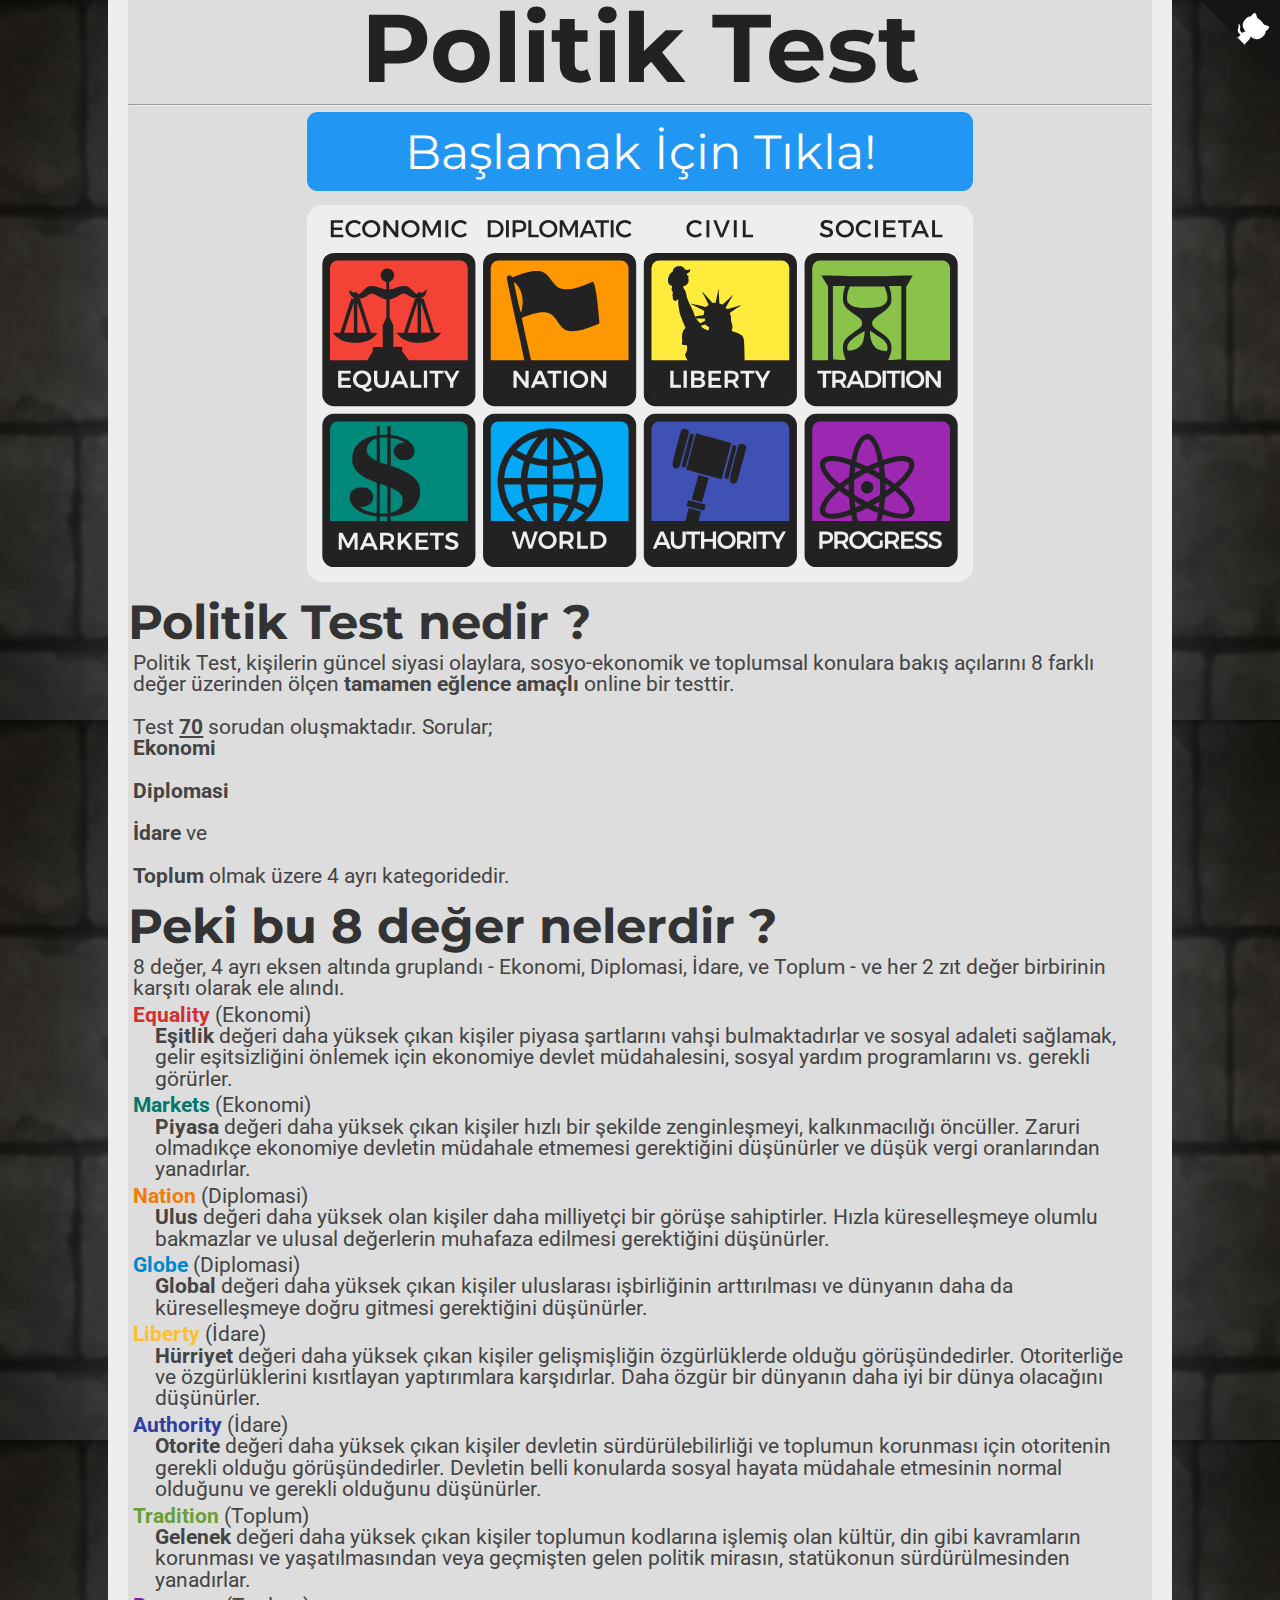
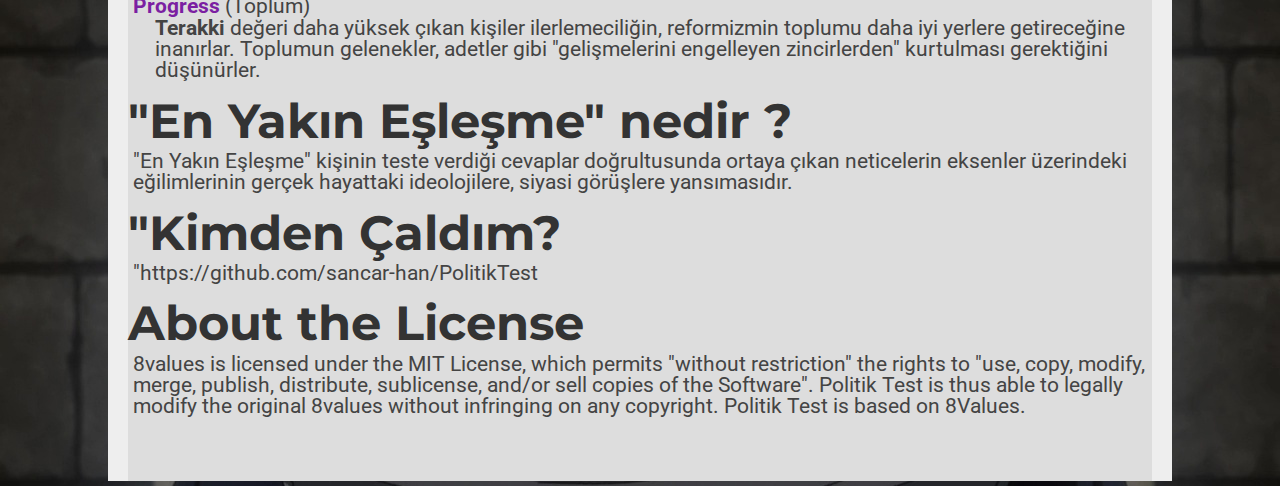
<file: index.html>
<head>
<link href="https://fonts.googleapis.com/css?family=Montserrat:300,400,700|Roboto:400,700" rel="stylesheet">
<link href='style.css' rel='stylesheet' type='text/css'>
<title>politiktest</title>
<link rel="icon" type="x-icon" href="politics.png">
<link rel="shortcut icon" type="x-icon" href="politics.png">
<meta charset="utf-8">
<script async src="//pagead2.googlesyndication.com/pagead/js/adsbygoogle.js"></script>
<script>
  (adsbygoogle = window.adsbygoogle || []).push({
    google_ad_client: "ca-pub-6511426299019766",
    enable_page_level_ads: true
  });
</script>
</head>
<body>
<a href="https://github.com/sancar-han/PolitikTest" class="github-corner" aria-label="View source on Github"><svg width="80" height="80" viewBox="0 0 250 250" style="fill:#151513; color:#fff; position: absolute; top: 0; border: 0; right: 0;" aria-hidden="true"><path d="M0,0 L115,115 L130,115 L142,142 L250,250 L250,0 Z"></path><path d="M128.3,109.0 C113.8,99.7 119.0,89.6 119.0,89.6 C122.0,82.7 120.5,78.6 120.5,78.6 C119.2,72.0 123.4,76.3 123.4,76.3 C127.3,80.9 125.5,87.3 125.5,87.3 C122.9,97.6 130.6,101.9 134.4,103.2" fill="currentColor" style="transform-origin: 130px 106px;" class="octo-arm"></path><path d="M115.0,115.0 C114.9,115.1 118.7,116.5 119.8,115.4 L133.7,101.6 C136.9,99.2 139.9,98.4 142.2,98.6 C133.8,88.0 127.5,74.4 143.8,58.0 C148.5,53.4 154.0,51.2 159.7,51.0 C160.3,49.4 163.2,43.6 171.4,40.1 C171.4,40.1 176.1,42.5 178.8,56.2 C183.1,58.6 187.2,61.8 190.9,65.4 C194.5,69.0 197.7,73.2 200.1,77.6 C213.8,80.2 216.3,84.9 216.3,84.9 C212.7,93.1 206.9,96.0 205.4,96.6 C205.1,102.4 203.0,107.8 198.3,112.5 C181.9,128.9 168.3,122.5 157.7,114.1 C157.9,116.9 156.7,120.9 152.7,124.9 L141.0,136.5 C139.8,137.7 141.6,141.9 141.8,141.8 Z" fill="currentColor" class="octo-body"></path></svg></a><style>.github-corner:hover .octo-arm{animation:octocat-wave 560ms ease-in-out}@keyframes octocat-wave{0%,100%{transform:rotate(0)}20%,60%{transform:rotate(-25deg)}40%,80%{transform:rotate(10deg)}}@media (max-width:500px){.github-corner:hover .octo-arm{animation:none}.github-corner .octo-arm{animation:octocat-wave 560ms ease-in-out}}</style>
<h1>Politik Test</h1>
<hr>
<button class="button" onclick="location.href='instructions.html';" style="font-size:36pt;">Başlamak İçin Tıkla!</button>
<img src="values.svg" class="center"></img>

<h2>Politik Test nedir ?</h2>
    <p>Politik Test, kişilerin güncel siyasi olaylara, sosyo-ekonomik ve toplumsal konulara bakış açılarını 8 farklı değer üzerinden ölçen <b>tamamen eğlence amaçlı</b> online bir testtir.<br /><br />
    Test <b><u><span id="numOfQuestions"></span></u></b> sorudan oluşmaktadır. Sorular;<br><b>Ekonomi</b></br><br><b>Diplomasi</b></br><br><b>İdare</b> ve</br><br><b>Toplum</b> olmak üzere 4 ayrı kategoridedir.</br></p>

<h2>Peki bu 8 değer nelerdir ?</h2>
    <p> 8 değer, 4 ayrı eksen altında gruplandı - Ekonomi, Diplomasi, İdare, ve Toplum - ve her 2 zıt değer birbirinin karşıtı olarak ele alındı.</p>
    <p class="value-description"><b style="color:#d32f2f;">Equality</b> (Ekonomi)<br/>
       <b>Eşitlik</b> değeri daha yüksek çıkan kişiler piyasa şartlarını vahşi bulmaktadırlar ve sosyal adaleti sağlamak, gelir eşitsizliğini önlemek için ekonomiye devlet müdahalesini, sosyal yardım programlarını vs. gerekli görürler.</p>
    <p class="value-description"><b style="color:#00796b;">Markets</b> (Ekonomi)<br/>
       <b>Piyasa</b> değeri daha yüksek çıkan kişiler hızlı bir şekilde zenginleşmeyi, kalkınmacılığı öncüller. Zaruri olmadıkçe ekonomiye devletin müdahale etmemesi gerektiğini düşünürler ve düşük vergi oranlarından yanadırlar. </p>
    <p class="value-description"><b style="color:#f57c00;">Nation</b> (Diplomasi)<br/>
       <b>Ulus</b> değeri daha yüksek olan kişiler daha milliyetçi bir görüşe sahiptirler. Hızla küreselleşmeye olumlu bakmazlar ve ulusal değerlerin muhafaza edilmesi gerektiğini düşünürler.</p>
    <p class="value-description"><b style="color:#0288d1;">Globe</b> (Diplomasi)<br/>
       <b>Global</b> değeri daha yüksek çıkan kişiler uluslarası işbirliğinin arttırılması ve dünyanın daha da küreselleşmeye doğru gitmesi gerektiğini düşünürler.</p>
    <p class="value-description"><b style="color:#fbc02d;">Liberty</b> (İdare)<br/>
       <b>Hürriyet</b> değeri daha yüksek çıkan kişiler gelişmişliğin özgürlüklerde olduğu görüşündedirler. Otoriterliğe ve özgürlüklerini kısıtlayan yaptırımlara karşıdırlar. Daha özgür bir dünyanın daha iyi bir dünya olacağını düşünürler.</p>
    <p class="value-description"><b style="color:#303f9f;">Authority</b> (İdare)<br/>
       <b>Otorite</b> değeri daha yüksek çıkan kişiler devletin sürdürülebilirliği ve toplumun korunması için otoritenin gerekli olduğu görüşündedirler. Devletin belli konularda sosyal hayata müdahale etmesinin normal olduğunu ve gerekli olduğunu düşünürler.</p>
    <p class="value-description"><b style="color:#689f38;">Tradition</b> (Toplum)<br/>
       <b>Gelenek</b> değeri daha yüksek çıkan kişiler toplumun kodlarına işlemiş olan kültür, din gibi kavramların korunması ve yaşatılmasından veya geçmişten gelen politik mirasın, statükonun sürdürülmesinden yanadırlar.</p>
    <p class="value-description"><b style="color:#7b1fa2;">Progress</b> (Toplum)<br/>
       <b>Terakki</b> değeri daha yüksek çıkan kişiler ilerlemeciliğin, reformizmin toplumu daha iyi yerlere getireceğine inanırlar. Toplumun gelenekler, adetler gibi "gelişmelerini engelleyen zincirlerden" kurtulması gerektiğini düşünürler.</p>
<h2>"En Yakın Eşleşme" nedir ?</h2>
    <p>"En Yakın Eşleşme" kişinin teste verdiği cevaplar doğrultusunda ortaya çıkan neticelerin eksenler üzerindeki eğilimlerinin gerçek hayattaki ideolojilere, siyasi görüşlere yansımasıdır.</p>
<h2>"Kimden Çaldım?</h2>
    <p>"https://github.com/sancar-han/PolitikTest</p>
  
<h2>About the License</h2>
    <p>8values is licensed under the MIT License, which permits "without restriction" the rights to "use, copy, modify, merge, publish, distribute, sublicense, and/or sell copies of the Software". Politik Test is thus able to legally modify the original 8values without infringing on any copyright. Politik Test is based on 8Values.<br></br><br></br></p>
<!-- Website visit statistics - no personal information is collected! -->
<script type="text/javascript">
var sc_project=11325211;
var sc_invisible=1;
var sc_security="fd9f0659";
var scJsHost = (("https:" == document.location.protocol) ?
"https://secure." : "http://www.");
document.write("<sc"+"ript type='text/javascript' src='" +
scJsHost+
"statcounter.com/counter/counter.js'></"+"script>");
</script>
<noscript><div class="statcounter"><a title="web stats"
href="http://statcounter.com/" target="_blank"><img
class="statcounter"
src="//c.statcounter.com/11325211/0/fd9f0659/1/" alt="web
stats"></a></div></noscript>

<!-- This is the script for the page itself -->
<script type="application/javascript"src="questions.js"></script>
<script type="text/javascript">
    document.getElementById("numOfQuestions").innerHTML = questions.length;
</script>
</body>
</file>
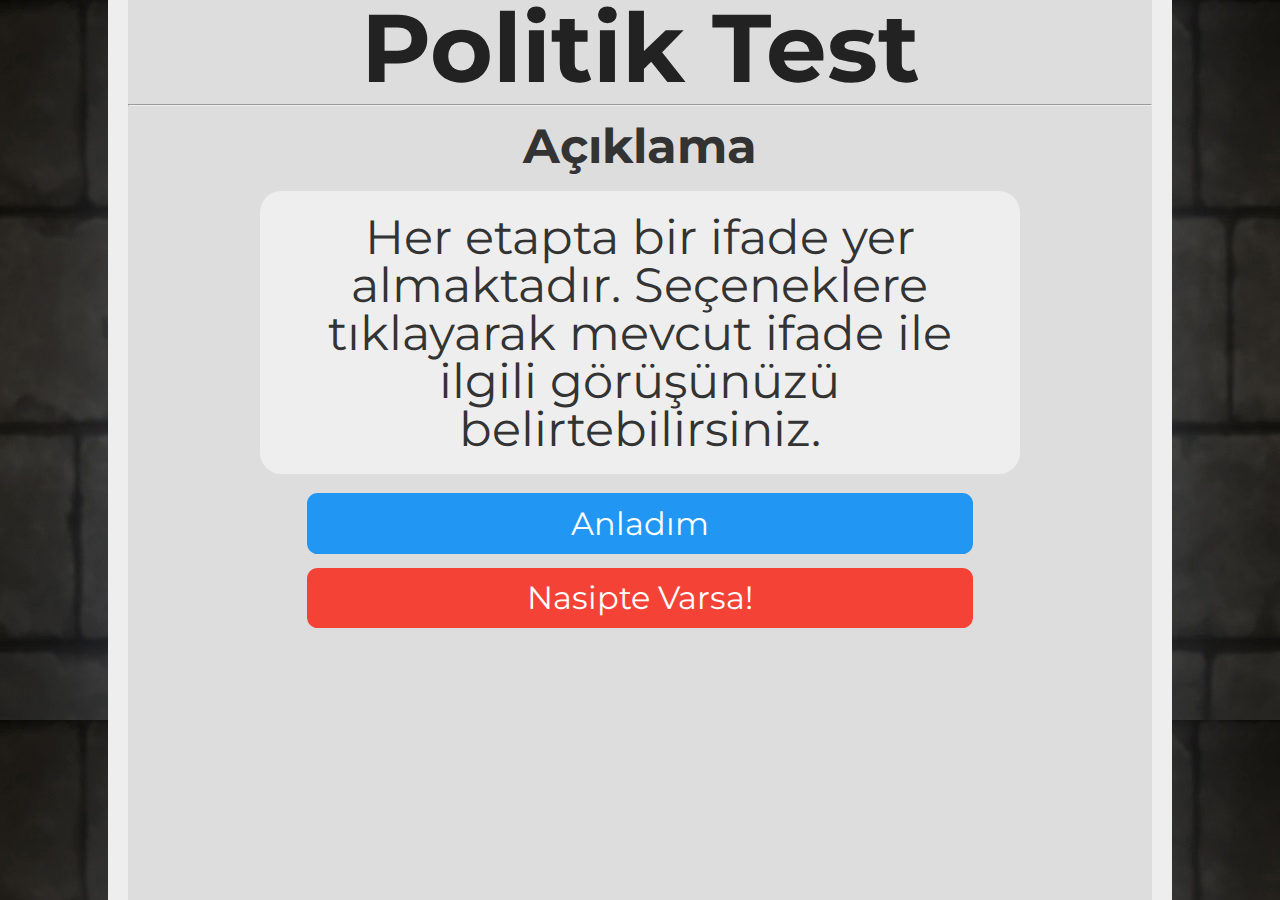
<file: instructions.html>
<head>
<meta charset="utf-8">
<link href="https://fonts.googleapis.com/css?family=Montserrat:300,400,700|Roboto:400,700" rel="stylesheet">
<link href='style.css' rel='stylesheet' type='text/css'>
<title>8values Quiz</title>
<link rel="icon" type="x-icon" href="icon.png">
<link rel="shortcut icon" type="x-icon" href="icon.png">
<meta charset="utf-8">
<script async src="//pagead2.googlesyndication.com/pagead/js/adsbygoogle.js"></script>
<script>
  (adsbygoogle = window.adsbygoogle || []).push({
    google_ad_client: "ca-pub-6511426299019766",
    enable_page_level_ads: true
  });
</script>
</head>
<body>

<h1>Politik Test</h1>
<hr>
<h2 style="text-align:center;">Açıklama</h2>
<p class="question">Her etapta bir ifade yer almaktadır. Seçeneklere tıklayarak mevcut ifade ile ilgili görüşünüzü belirtebilirsiniz.</p>
<button class="button" onclick="location.href='quiz.html';">Anladım</button> <br>
<button class="button disagree" onclick="location.href='index.html';">Nasipte Varsa!</button> <br>

<!-- Website visit statistics - no personal information is collected! -->
<script type="text/javascript">
var sc_project=11325211;
var sc_invisible=1;
var sc_security="fd9f0659";
var scJsHost = (("https:" == document.location.protocol) ?
"https://secure." : "http://www.");
document.write("<sc"+"ript type='text/javascript' src='" +
scJsHost+
"statcounter.com/counter/counter.js'></"+"script>");
</script>
<noscript><div class="statcounter"><a title="web stats"
href="http://statcounter.com/" target="_blank"><img
class="statcounter"
src="//c.statcounter.com/11325211/0/fd9f0659/1/" alt="web
stats"></a></div></noscript>
</body>
</file>
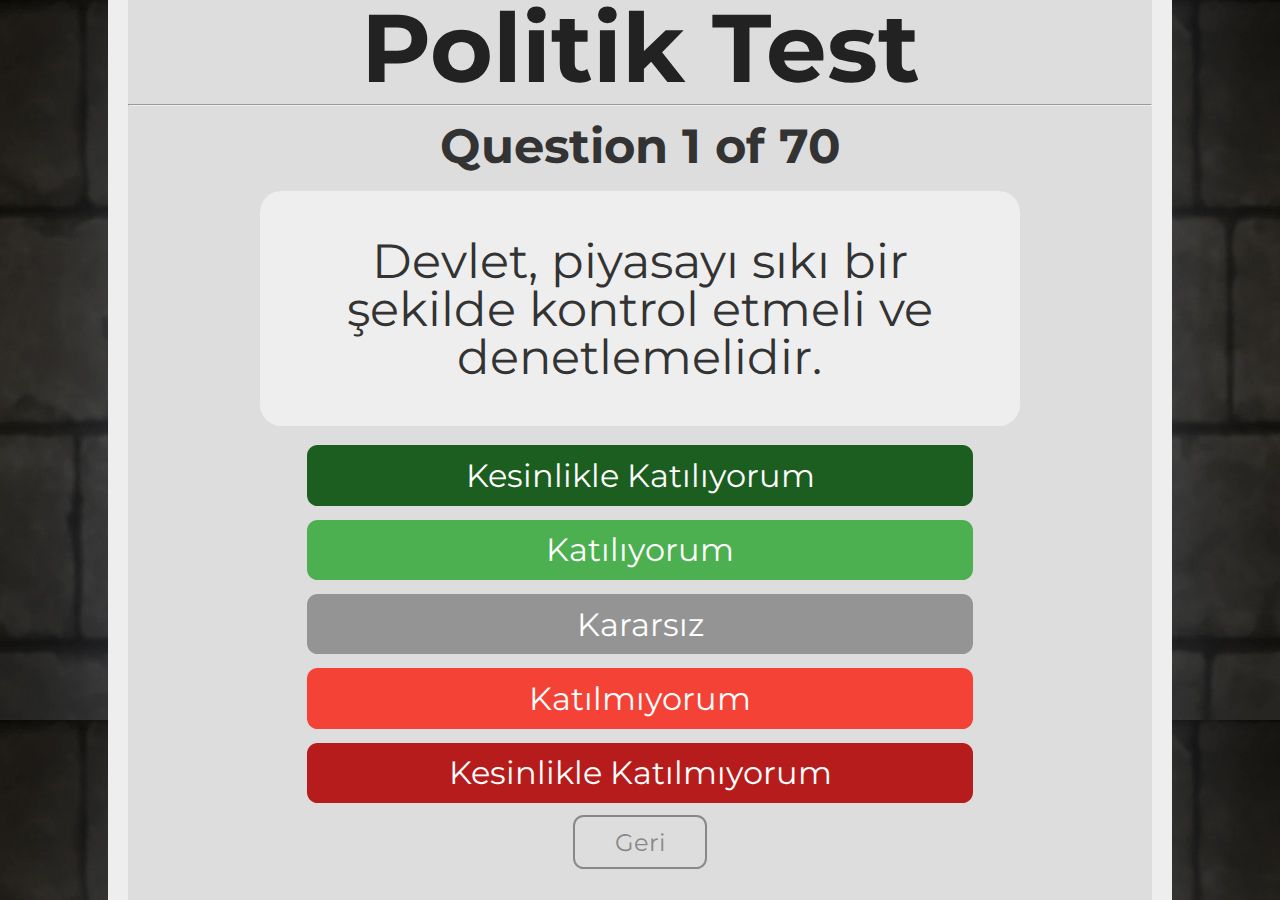
<file: quiz.html>
<head>
<link href="https://fonts.googleapis.com/css?family=Montserrat:300,400,700|Roboto:400,700" rel="stylesheet">
<link href='style.css' rel='stylesheet' type='text/css'>
<title>8values Quiz</title>
<link rel="icon" type="x-icon" href="icon.png">
<link rel="shortcut icon" type="x-icon" href="icon.png">
<meta charset="utf-8">
<script async src="//pagead2.googlesyndication.com/pagead/js/adsbygoogle.js"></script>
<script>
  (adsbygoogle = window.adsbygoogle || []).push({
    google_ad_client: "ca-pub-6511426299019766",
    enable_page_level_ads: true
  });
</script>
</head>
<body>
<script type="application/javascript"
        src="questions.js">
</script>
<h1>Politik Test</h1>
<hr>
<h2 style="text-align:center;" id="question-number">Yükleniyor...</h2>
<p class="question" id="question-text"></p>
<button class="button stronglyAgree" onclick="next_question( 1.0)">Kesinlikle Katılıyorum</button> <br>
<button class="button agree" onclick="next_question( 0.5)">Katılıyorum</button> <br>
<button class="button neutral" onclick="next_question( 0.0)">Kararsız</button> <br>
<button class="button disagree" onclick="next_question(-0.5)">Katılmıyorum</button> <br>
<button class="button stronglyDisagree" onclick="next_question(-1.0)">Kesinlikle Katılmıyorum</button> <br>
<button class="small_button" onclick="prev_question()" id="back_button">Geri</button>
<button class="small_button_off" id="back_button_off">Geri</button><br>

<!-- Website visit statistics - no personal information is collected! -->
<script type="text/javascript">
var sc_project=11325211;
var sc_invisible=1;
var sc_security="fd9f0659";
var scJsHost = (("https:" == document.location.protocol) ?
"https://secure." : "http://www.");
document.write("<sc"+"ript type='text/javascript' src='" +
scJsHost+
"statcounter.com/counter/counter.js'></"+"script>");
</script>
<noscript><div class="statcounter"><a title="web stats"
href="http://statcounter.com/" target="_blank"><img
class="statcounter"
src="//c.statcounter.com/11325211/0/fd9f0659/1/" alt="web
stats"></a></div></noscript>

<!-- JavaScript for the test itself -->
<script>
    var max_econ, max_dipl, max_govt, max_scty; // Max possible scores
    max_econ = max_dipl = max_govt = max_scty = 0;
    let econ_array = new Array(questions.length);
    let dipl_array = new Array(questions.length);
    let govt_array = new Array(questions.length);
    let scty_array = new Array(questions.length);
    var qn = 0; // Question number
    init_question();
    for (var i = 0; i < questions.length; i++) {
        max_econ += Math.abs(questions[i].effect.econ)
        max_dipl += Math.abs(questions[i].effect.dipl)
        max_govt += Math.abs(questions[i].effect.govt)
        max_scty += Math.abs(questions[i].effect.scty)
    }
    function init_question() {
        document.getElementById("question-text").innerHTML = questions[qn].question;
        document.getElementById("question-number").innerHTML = "Question " + (qn + 1) + " of " + (questions.length);
        if (qn == 0) {
            document.getElementById("back_button").style.display = 'none';
            document.getElementById("back_button_off").style.display = 'block';
        } else {
            document.getElementById("back_button").style.display = 'block';
            document.getElementById("back_button_off").style.display = 'none';
        }

    }

    function next_question(mult) {
        econ_array[qn] = mult*questions[qn].effect.econ
        dipl_array[qn] = mult*questions[qn].effect.dipl
        govt_array[qn] = mult*questions[qn].effect.govt
        scty_array[qn] = mult*questions[qn].effect.scty
        qn++;
        if (qn < questions.length) {
            init_question();
        } else {
            results();
        }
    }

    function prev_question() {
        if (qn == 0) {
            return;
        }
        qn--;
        init_question();
    }

    function calc_score(score,max) {
        return (100*(max+score)/(2*max)).toFixed(1)
    }

    function results() {
        let final_econ = econ_array.reduce((a, b) => a + b, 0)
        let final_dipl = dipl_array.reduce((a, b) => a + b, 0)
        let final_govt = govt_array.reduce((a, b) => a + b, 0)
        let final_scty = scty_array.reduce((a, b) => a + b, 0)
        location.href = `results.html`
            + `?e=${calc_score(final_econ,max_econ)}`
            + `&d=${calc_score(final_dipl,max_dipl)}`
            + `&g=${calc_score(final_govt,max_govt)}`
            + `&s=${calc_score(final_scty,max_scty)}`
    }
</script>
</body>
</file>
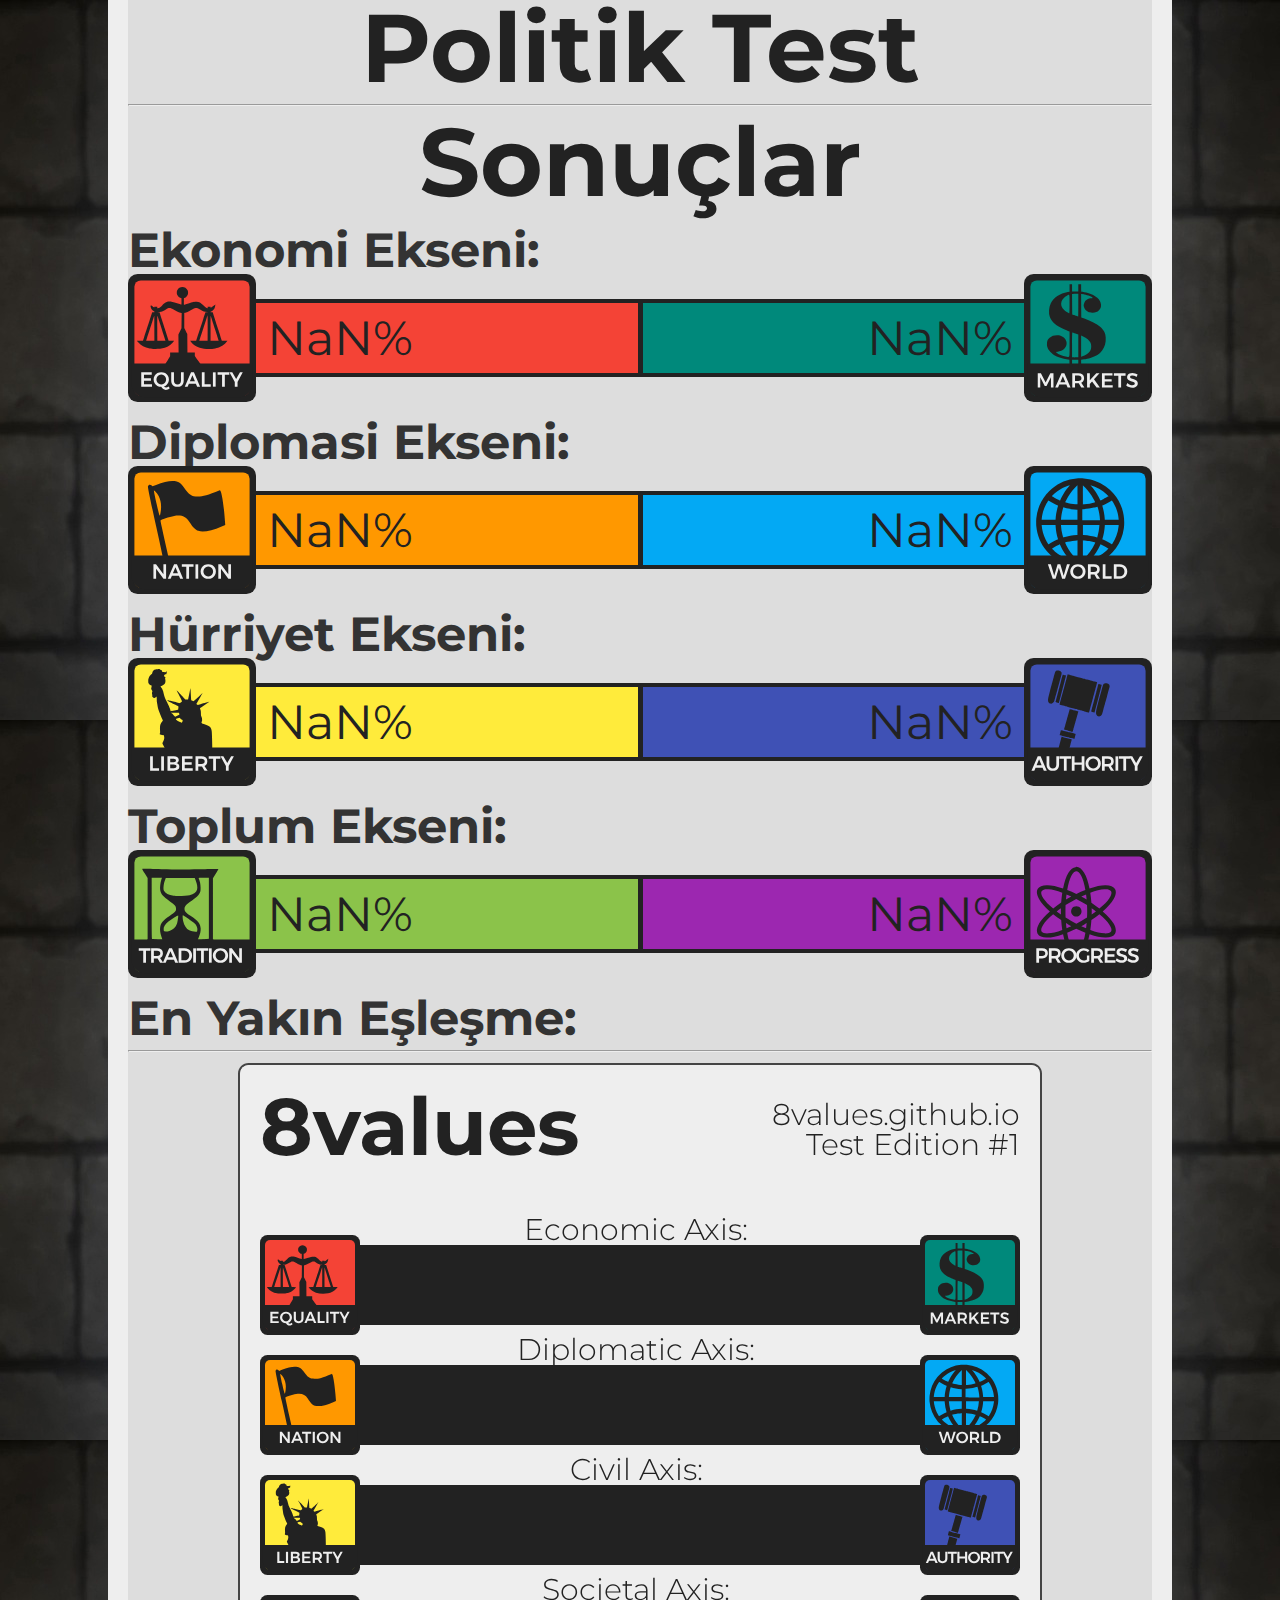
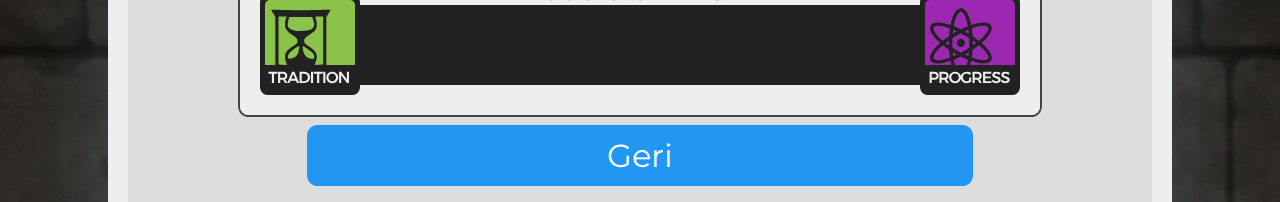
<file: results.html>
<head>
<link href="https://fonts.googleapis.com/css?family=Montserrat:300,400,700|Roboto:400,700" rel="stylesheet">
<link href='style.css' rel='stylesheet' type='text/css'>
<title>8values Results</title>
<link rel="icon" type="x-icon" href="icon.png">
<link rel="shortcut icon" type="x-icon" href="icon.png">
<meta charset="utf-8">
<script>
  version = "Test Edition #1" //Remember to update this before making changes to the test itself!
</script>
</head>
<script type="application/javascript"
        src="ideologies.js">
</script>

<body>
<h1>Politik Test</h1>
<hr>

<h1>Sonuçlar</h1>

<h2>Ekonomi Ekseni: <span class="weight-300" id="economic-label"></span></h2>
<div class="axis">
    <img id="img-equality" src="value_images/equality.svg" height="128pt"/>
    <div class="bar equality" id="bar-equality"><div class="text-wrapper" id="equality"></div></div>
    <div class="bar wealth" id="bar-wealth"><div class="text-wrapper" id="wealth"></div></div>
    <img id="img-wealth" src="value_images/wealth.svg" height="128pt"/>
</div>
<h2>Diplomasi Ekseni: <span class="weight-300" id="diplomatic-label"></span></h2>
<div class="axis">
    <img id="img-might" src="value_images/might.svg" height="128pt"/>
    <div class="bar might" id="bar-might"><div class="text-wrapper" id="might"></div></div>
    <div class="bar peace" id="bar-peace"><div class="text-wrapper" id="peace"></div></div>
    <img id="img-peace" src="value_images/peace.svg" height="128pt"/>
</div>
<h2>Hürriyet Ekseni: <span class="weight-300" id="state-label"></span></h2>
<div class="axis">
    <img id="img-liberty" src="value_images/liberty.svg" height="128pt"/>
    <div class="bar liberty" id="bar-liberty"><div class="text-wrapper" id="liberty"></div></div>
    <div class="bar authority" id="bar-authority"><div class="text-wrapper" id="authority"></div></div>
    <img id="img-authority" src="value_images/authority.svg" height="128pt"/>
</div>
<h2>Toplum Ekseni: <span class="weight-300" id="society-label"></span></h2>
<div class="axis">
    <img id="img-tradition" src="value_images/tradition.svg" height="128pt"/>
    <div class="bar tradition" id="bar-tradition"><div class="text-wrapper" id="tradition"></div></div>
    <div class="bar progress" id="bar-progress"><div class="text-wrapper" id="progress"></div></div>
    <img id="img-progress" src="value_images/progress.svg" height="128pt"/>
</div>
<h2>En Yakın Eşleşme: <span class="weight-300" id="ideology-label"></span></h2>
<hr/>
<img src="" id="banner">
<button class="button" onclick="location.href='index.html';">Geri</button> <br>
<!-- Website visit statistics - no personal information is collected! -->
<script type="text/javascript">
var sc_project=11325211;
var sc_invisible=1;
var sc_security="fd9f0659";
var scJsHost = (("https:" == document.location.protocol) ?
"https://secure." : "http://www.");
document.write("<sc"+"ript type='text/javascript' src='" +
scJsHost+
"statcounter.com/counter/counter.js'></"+"script>");
</script>
<noscript><div class="statcounter"><a title="web stats"
href="http://statcounter.com/" target="_blank"><img
class="statcounter"
src="//c.statcounter.com/11325211/0/fd9f0659/1/" alt="web
stats"></a></div></noscript>
<script>
    function getQueryVariable(variable)
    {
           var query = window.location.search.substring(1)
           var vars = query.split("&")
           for (var i=0;i<vars.length;i++) {
                   var pair = vars[i].split("=")
                   if(pair[0] == variable) {return pair[1]}
           }
           return(NaN);
    }

    function setBarValue(name, value) {
        innerel = document.getElementById(name)
        outerel = document.getElementById("bar-" + name)
        outerel.style.width = (value + "%")
        innerel.innerHTML = (value + "%")
        if (innerel.offsetWidth + 20 > outerel.offsetWidth) {
            innerel.style.visibility = "hidden"
        }
    }

    econArray = ["Komünist","Sosyalist","Sosyal","Merkezci","Piyasa","Kapitalist","Laissez-Faire"]
    diplArray = ["Kozmopolitan","Enternasyonalist","Barışçıl","Dengeli","Vatanperver","Milliyetçi","Şovenist"]
    govtArray = ["Anarşist","Liberteryen","Liberal","Ilımlı","Devletçi","Otoriter","Totaliter"]
    sctyArray = ["Devrimci","Treakkiperver","Progresif","Nötr","Geleneksel","Tutucu","İrticacı"]

    function setLabel(val,ary) {
        if (val > 100) { return "" } else
        if (val > 90) { return ary[0] } else
        if (val > 75) { return ary[1] } else
        if (val > 60) { return ary[2] } else
        if (val >= 40) { return ary[3] } else
        if (val >= 25) { return ary[4] } else
        if (val >= 10) { return ary[5] } else
        if (val >= 0) { return ary[6] } else
        	{return ""}
    }

    equality  = getQueryVariable("e")
    peace     = getQueryVariable("d")
    liberty   = getQueryVariable("g")
    progress  = getQueryVariable("s")
    wealth    = (100 - equality).toFixed(1)
    might     = (100 - peace   ).toFixed(1)
    authority = (100 - liberty ).toFixed(1)
    tradition = (100 - progress).toFixed(1)

    setBarValue("equality", equality)
    setBarValue("wealth", wealth)
    setBarValue("peace", peace)
    setBarValue("might", might)
    setBarValue("liberty", liberty)
    setBarValue("authority", authority)
    setBarValue("progress", progress)
    setBarValue("tradition", tradition)

    document.getElementById("economic-label").innerHTML = setLabel(equality, econArray)
    document.getElementById("diplomatic-label").innerHTML = setLabel(peace, diplArray)
    document.getElementById("state-label").innerHTML = setLabel(liberty, govtArray)
    document.getElementById("society-label").innerHTML = setLabel(progress, sctyArray)

    ideology = ""
    ideodist = Infinity
    for (var i = 0; i < ideologies.length; i++) {
        dist = 0
        dist += Math.pow(Math.abs(ideologies[i].stats.econ - equality), 2)
        dist += Math.pow(Math.abs(ideologies[i].stats.govt - liberty), 2)
        dist += Math.pow(Math.abs(ideologies[i].stats.dipl - peace), 1.73856063)
        dist += Math.pow(Math.abs(ideologies[i].stats.scty - progress), 1.73856063)
        if (dist < ideodist) {
            ideology = ideologies[i].name
            ideodist = dist
        }
    }
    document.getElementById("ideology-label").innerHTML = ideology

    function createImage(src, x, y, w, h) {
        img = new Image ()
        img.src = src
        img.onLoad = function() {
            ctx.drawImage(img, x, y, w, h)
        }
    }

    window.onload = function() {
        var c = document.createElement("canvas")
        var ctx = c.getContext("2d")
        c.width = 800;
        c.height = 650;
        ctx.fillStyle = "#EEEEEE"
        ctx.fillRect(0,0,800,650);

        img = document.getElementById("img-equality")
        ctx.drawImage(img, 20, 170, 100, 100);
        img = document.getElementById("img-wealth")
        ctx.drawImage(img, 680, 170, 100, 100)
        img = document.getElementById("img-might")
        ctx.drawImage(img, 20, 290, 100, 100)
        img = document.getElementById("img-peace")
        ctx.drawImage(img, 680, 290, 100, 100)
        img = document.getElementById("img-liberty")
        ctx.drawImage(img, 20, 410, 100, 100)
        img = document.getElementById("img-authority")
        ctx.drawImage(img, 680, 410, 100, 100)
        img = document.getElementById("img-tradition")
        ctx.drawImage(img, 20, 530, 100, 100)
        img = document.getElementById("img-progress")
        ctx.drawImage(img, 680, 530, 100, 100)

        ctx.fillStyle="#222222"
        ctx.fillRect(120, 180, 560, 80)
        ctx.fillRect(120, 300, 560, 80)
        ctx.fillRect(120, 420, 560, 80)
        ctx.fillRect(120, 540, 560, 80)
        ctx.fillStyle="#f44336"
        ctx.fillRect(120, 184, 5.6*equality-2, 72)
        ctx.fillStyle="#00897b"
        ctx.fillRect(682-5.6*wealth, 184, 5.6*wealth-2, 72)
        ctx.fillStyle="#ff9800"
        ctx.fillRect(120, 304, 5.6*might-2, 72)
        ctx.fillStyle="#03a9f4"
        ctx.fillRect(682-5.6*peace, 304, 5.6*peace-2, 72)
        ctx.fillStyle="#ffeb3b"
        ctx.fillRect(120, 424, 5.6*liberty-2, 72)
        ctx.fillStyle="#3f51b5"
        ctx.fillRect(682-5.6*authority, 424, 5.6*authority-2, 72)
        ctx.fillStyle="#8bc34a"
        ctx.fillRect(120, 544, 5.6*tradition-2, 72)
        ctx.fillStyle="#9c27b0"
        ctx.fillRect(682-5.6*progress, 544, 5.6*progress-2, 72)
        ctx.fillStyle="#222222"
        ctx.font="700 80px Montserrat"
        ctx.textAlign="left"
        ctx.fillText("8values", 20, 90)
        ctx.font="50px Montserrat"
        ctx.fillText(ideology, 20, 140)

        ctx.textAlign="left"
        if (equality  > 30) {ctx.fillText(equality + "%", 130, 237.5)}
        if (might     > 30) {ctx.fillText(might + "%", 130, 357.5)}
        if (liberty   > 30) {ctx.fillText(liberty + "%", 130, 477.5)}
        if (tradition > 30) {ctx.fillText(tradition + "%", 130, 597.5)}
        ctx.textAlign="right"
        if (wealth    > 30) {ctx.fillText(wealth + "%", 670, 237.5)}
        if (peace     > 30) {ctx.fillText(peace + "%", 670, 357.5)}
        if (authority > 30) {ctx.fillText(authority + "%", 670, 477.5)}
        if (progress  > 30) {ctx.fillText(progress + "%", 670, 597.5)}

        ctx.font="300 30px Montserrat"
        ctx.fillText("8values.github.io", 780, 60)
		ctx.fillText(version, 780, 90)
        ctx.textAlign="center"
        ctx.fillText("Economic Axis: " + document.getElementById("economic-label").innerHTML, 400, 175)
        ctx.fillText("Diplomatic Axis: " + document.getElementById("diplomatic-label").innerHTML, 400, 295)
        ctx.fillText("Civil Axis: " + document.getElementById("state-label").innerHTML, 400, 415)
        ctx.fillText("Societal Axis: " + document.getElementById("society-label").innerHTML, 400, 535)

        document.getElementById("banner").src = c.toDataURL();
    }
    </script>
</body>
</file>
<file: style.css>
html {
    background-image: url("meclis.png");
	background-color: #bbbbbb;
    padding: 0px;
}
body {
    width: 80%;
    min-height: calc(100vh - 4em);
    margin: 0 auto;
    padding: 0em;
    background-color: #dddddd;
    border-color: #eeeeee;
    border-left-style: solid;
    border-right-style: solid;
    border-width: 20px;
}
p {
    color: #444444;
    font-family: 'Roboto', sans-serif;
    font-size: 16pt;
    line-height: 1;
    margin: 4pt;
}
p.value-description {
    text-indent: -16pt;
    margin-left: 20pt;
}
p.question {
    margin: 16pt auto;
    color: #333333;
    font-family: 'Montserrat', sans-serif;
    font-weight: normal;
    width: 70%;
    min-width: 500pt;
    min-height: 144pt;
    background-color: #eeeeee;
    padding: 16pt;
    border-radius: 16pt;
    font-size: 36pt;
    display: flex;
    justify-content: center;
    align-items: center;
    text-align: center;

}
h1 {
    color: #222222;
    font-family: 'Montserrat', sans-serif;
    font-size: 72pt;
    text-align: center;
    line-height: 72pt;
    margin-top: 0pt;
    margin-bottom: 0pt;
}
h2 {
    color: #333333;
    font-family: 'Montserrat', sans-serif;
    font-size: 36pt;
    line-height: 36pt;
    margin-top: 12pt;
    margin-bottom: 0pt;
}
li {
    font-size: 16pt;
    text-indent: 16pt;
}
a {
    font-family: inherit;
}
img.center {
    display: block;
    margin: 1em auto;
    width: 50%;
    min-width: 500pt;
}
.button {
    background-color: #2196f3;
    font-family: 'Montserrat', sans-serif;
    border: none;
    border-radius: 8pt;
    color: white;
    padding: 8pt;
    width: 50%;
    min-width: 500pt;
    text-align: center;
    text-decoration: none;
    display: block;
    font-size: 24pt;
    margin: -2px auto;
    cursor: pointer;
}
.button:hover, .button:focus { background: #1687e0; }
.stronglyAgree { background: #1b5e20; }
.stronglyAgree:hover, .stronglyAgree:focus { background: #154a19; }
.agree { background: #4caf50; }
.agree:hover, .agree:focus { background: #29942e; }
.neutral { background: #949494; }
.neutral:hover, .neutral:focus { background: #656565; }
.disagree { background: #f44336; }
.disagree:hover, .disagree:focus { background: #d6271a; }
.stronglyDisagree { background: #b71c1c; }
.stronglyDisagree:hover, .stronglyDisagree:focus { background: #a00e0e; }

.small_button, .small_button_off {
    background-color: #333;
    font-family: 'Montserrat', sans-serif;
    border: none;
    border-radius: 8pt;
    color: white;
    padding: 8pt;
    width: 10%;
    min-width: 100pt;
    text-align: center;
    text-decoration: none;
    display: block;
    font-size: 18pt;
    margin: -2px auto;
    cursor: pointer;
}

.small_button:hover, .small_button:focus {
    background: #222;
}

.small_button_off {
    background-color: #ddd;
    color: #888;
    border: 2px solid #888;
    cursor: not-allowed;
    margin: -4px auto;
}
div.axis {
    width: 100%;
    display: flex;
    align-items: center;
    justify-content: center;
}
div.bar {
    height: 36pt;
    line-height: 36pt;
    padding: 8pt;
    margin-top: 4pt;
    margin-bottom: 4pt;
    border-width: 4px;
    border-right-width: 1px;
    border-top-style: solid;
    border-bottom-style: solid;
    border-color: #222222;
    background-color: #eeeeee;
    display: block;
    width: 50%;
}
div.text-wrapper {
    font-family: 'Montserrat', sans-serif;
    font-size: 36pt;
    line-height: 36pt;
    color: #222222;
    display: inline-block;
}
div.equality {
    background-color: #f44336;
    text-align: left;
    border-right-style: solid;
}
div.wealth {
    background-color: #00897b;
    text-align: right;
    border-left-style: solid;
}
div.liberty {
    background-color: #ffeb3b;
    text-align: left;
    border-right-style: solid;
}
div.authority {
    background-color: #3f51b5;
    text-align: right;
    border-left-style: solid;
}
div.peace {
    background-color: #03a9f4;
    text-align: right;
    border-left-style: solid;
}
div.might {
    background-color: #ff9800;
    text-align: left;
    border-right-style: solid;
}
div.progress {
    background-color: #9c27b0;
    text-align: right;
    border-left-style: solid;
}
div.tradition {
    background-color: #8bc34a;
    text-align: left;
    border-right-style: solid;
}
span.weight-300 {
    font-weight: 300;
}
#banner {
    border-color: #444444;
    border-style: solid;
    border-width: 2px;
    border-radius: 8pt;
    display: block;
    margin: 8pt;
    margin-left: auto;
    margin-right: auto;
}
</file>
